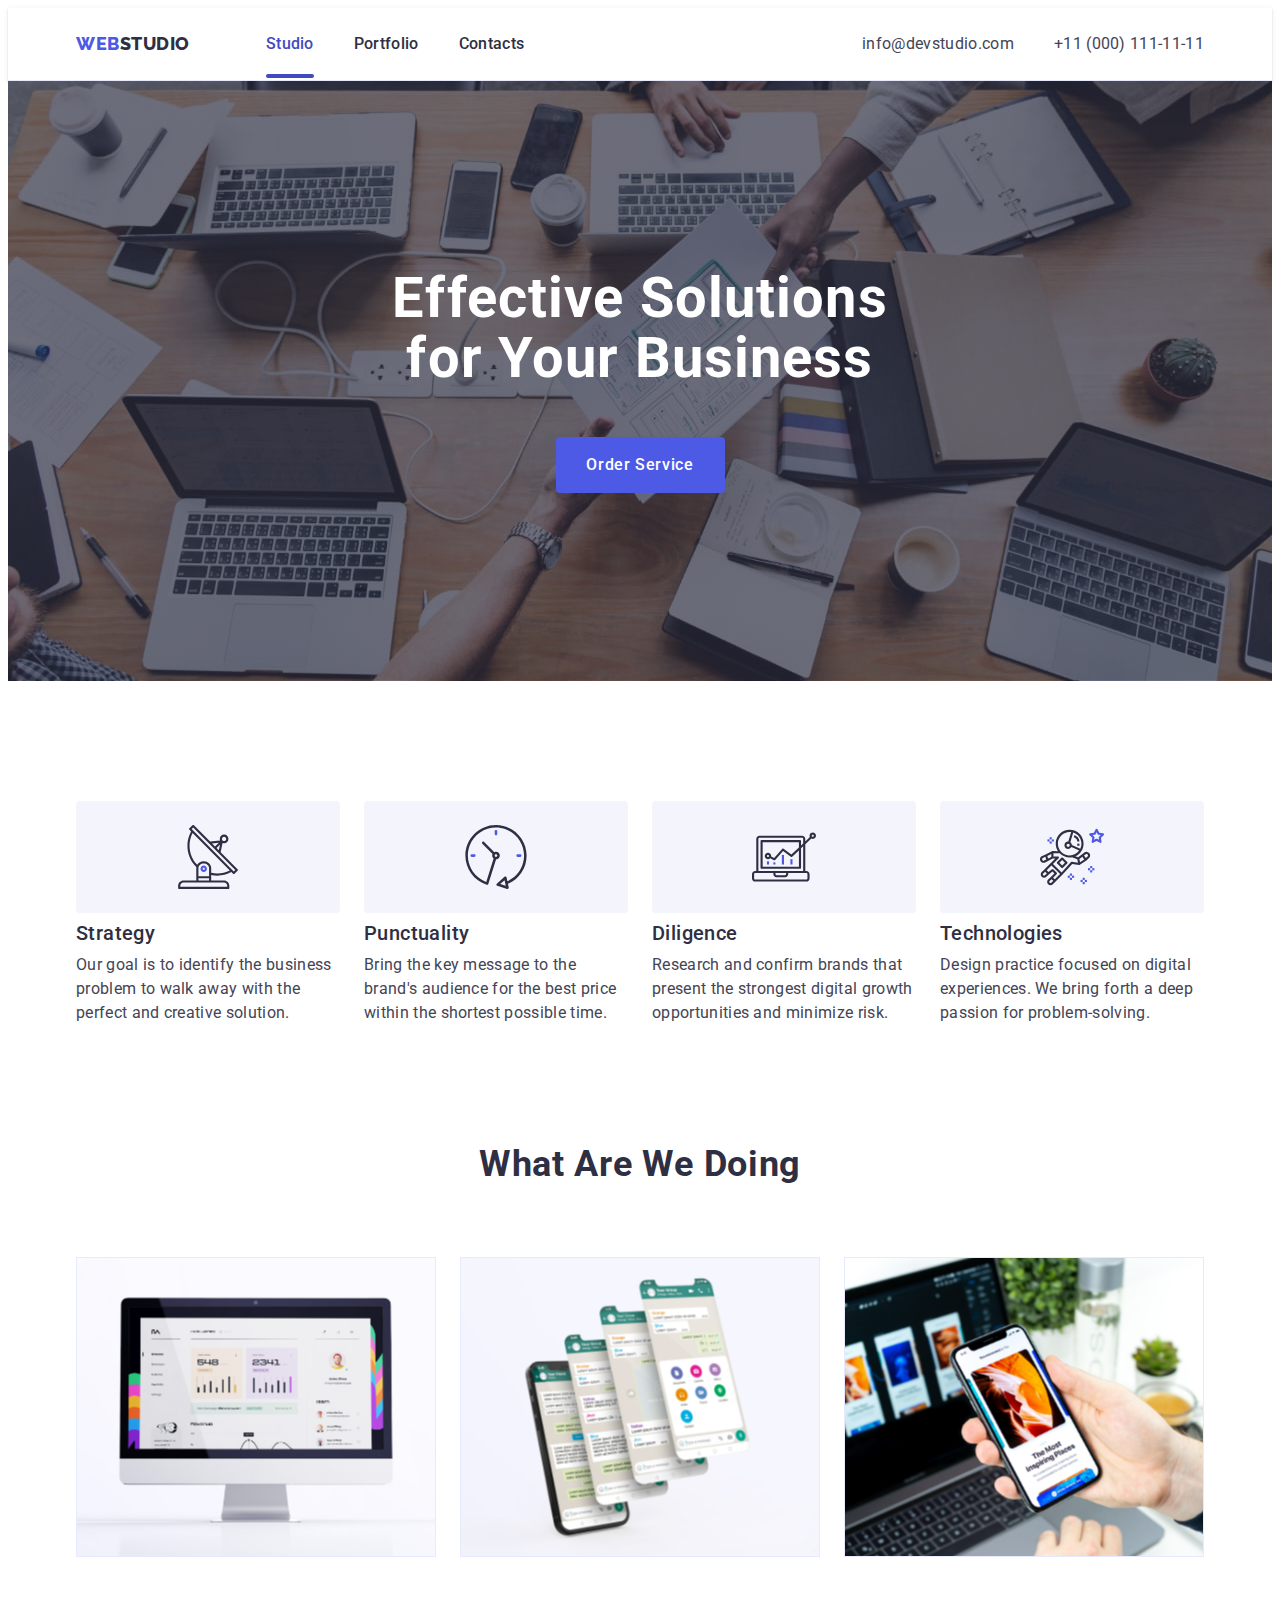
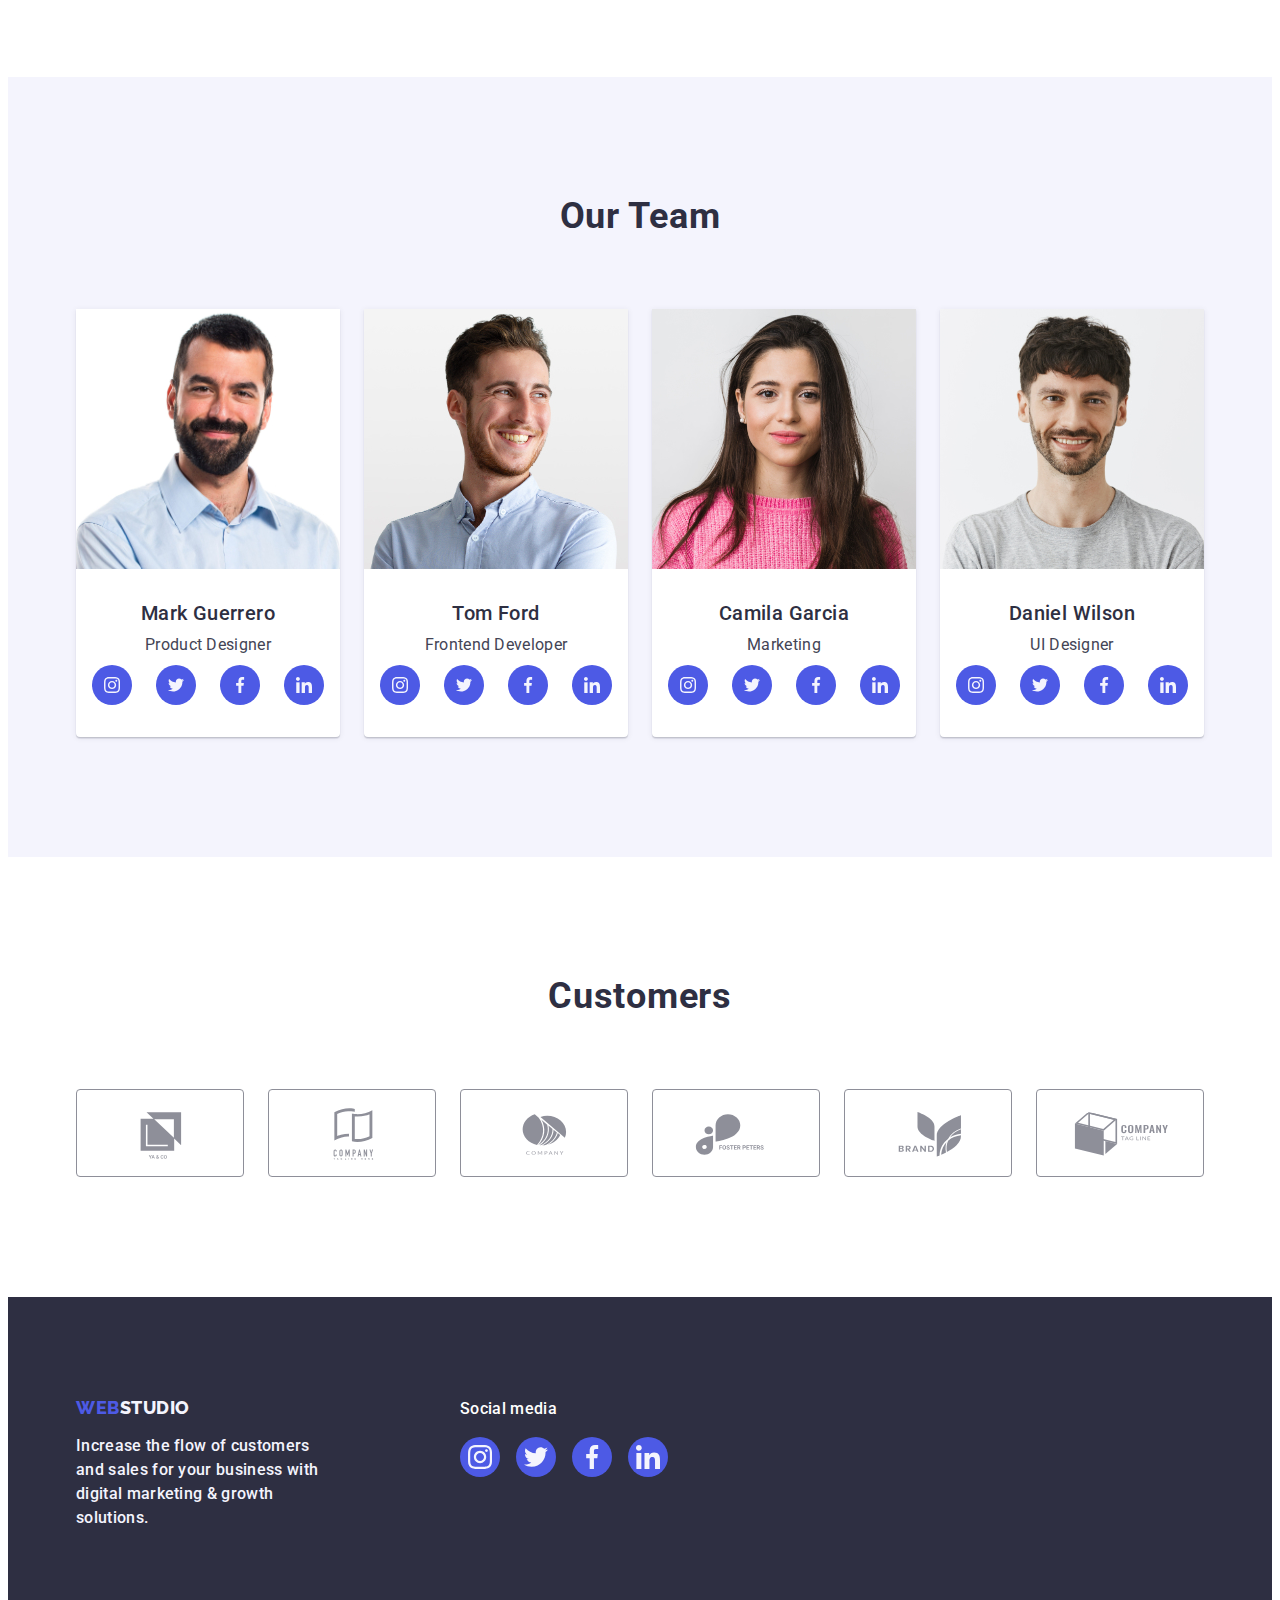
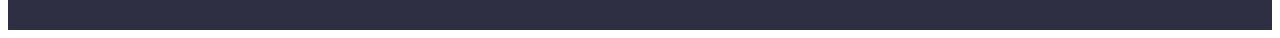
<file: index.html>
<!DOCTYPE html>
<html lang="en">
  <head>
    <meta charset="UTF-8" />
    <meta http-equiv="X-UA-Compatible" content="IE=edge" />
    <meta name="viewport" content="width=device-width, initial-scale=1.0" />

    <link rel="preconnect" href="https://fonts.googleapis.com" />
    <link rel="preconnect" href="https://fonts.gstatic.com" crossorigin />
    <link
      href="https://fonts.googleapis.com/css2?family=Raleway:wght@800&family=Roboto:wght@400;500;700;900&display=swap"
      rel="stylesheet"
    />

    <link
      rel="stylesheet"
      href="https://cdnjs.cloudflare.com/ajax/libs/modern-normalize/2.0.0/modern-normalize.min.css"
      integrity="sha512-4xo8blKMVCiXpTaLzQSLSw3KFOVPWhm/TRtuPVc4WG6kUgjH6J03IBuG7JZPkcWMxJ5huwaBpOpnwYElP/m6wg=="
      crossorigin="anonymous"
      referrerpolicy="no-referrer"
    />

    <link rel="stylesheet" href="./css/styles.css" />
    <title>Web Studio</title>
  </head>
  <body>
    <!-- Header -->
    <header class="header">
      <div class="container header-container">
        <!-- Menu nav -->
        <nav class="header-navigation">
          <!-- Header Logo -->
          <a href="./index.html" class="logo-webstudio link"
            >Web<span class="studio">Studio</span></a
          >

          <!-- header link -->
          <ul class="header-link list link">
            <li>
              <a class="header-list-menu line link-cursor link" href="./index.html"
                >Studio</a
              >
            </li>
            <li>
              <a
                class="header-list-menu  link-cursor link"
                href="./portfolio.html"
                >Portfolio</a
              >
            </li>
            <li>
              <a class="header-list-menu  link-cursor link" href="">Contacts</a>
            </li>
          </ul>
        </nav>
        <!-- header address link -->
        <address class="address-link list header-address">
          <ul class="address-link list">
            <li>
              <a
                class="address-link link-cursor list link"
                href="mailto:info@devstudio.com"
                >info@devstudio.com</a
              >
            </li>
            <li>
              <a
                class="address-link link-cursor list link"
                href="tel:+110001111111"
                >+11 (000) 111-11-11</a
              >
            </li>
          </ul>
        </address>
      </div>
    </header>

    <!-- Main content -->
    <main>
      <!-- HERO  section 1 -->
      <section class="hero-studio">
        <div class="container">
          <h1 class="hero-title hero-title-container">
            Effective Solutions for Your Business
          </h1>
          <button class="hero-button" type="button" data-modal-open>Order Service</button>
        </div>
      </section>
      <!-- Featurs section 2 -->
      <section class="featurs-section">
        <div class="container featurs-container">
          <h2 class="featurs-title-visually-hidden">Featurs</h2>
          <ul class="list featurs-list">
            <li class="featurs-block">
              <div class="featurs-image">
                <svg class="featurs-icon" width="64" height="64">
                  <use href="./images/icons.svg#icon-antenna"></use>
                </svg>
              </div>
              <h3 class="featurs-names">Strategy</h3>
              <p class="featurs-text">
                Our goal is to identify the business problem to walk away with
                the perfect and creative solution.
              </p>
            </li>
            <li class="featurs-block">
              <div class="featurs-image">
                <svg class="featurs-icon" width="64" height="64">
                  <use href="./images/icons.svg#icon-clock"></use>
                </svg>
              </div>
              <h3 class="featurs-names">Punctuality</h3>
              <p class="featurs-text">
                Bring the key message to the brand's audience for the best price
                within the shortest possible time.
              </p>
            </li>
            <li class="featurs-block">
              <div class="featurs-image">
                <svg class="featurs-icon" width="64" height="64">
                  <use href="./images/icons.svg#icon-diagram"></use>
                </svg>
              </div>
              <h3 class="featurs-names">Diligence</h3>
              <p class="featurs-text">
                Research and confirm brands that present the strongest digital
                growth opportunities and minimize risk.
              </p>
            </li>
            <li class="featurs-block">
              <div class="featurs-image">
                <svg class="featurs-icon" width="64" height="64">
                  <use href="./images/icons.svg#icon-astronaut"></use>
                </svg>
              </div>
              <h3 class="featurs-names">Technologies</h3>
              <p class="featurs-text">
                Design practice focused on digital experiences. We bring forth a
                deep passion for problem-solving.
              </p>
            </li>
          </ul>
        </div>
      </section>
      <!-- Work - What ate we doing - Section 3 -->
      <section class="work-section">
        <div class="container work-container">
          <h2 class="work-title">What are we doing</h2>
          <ul class="list work-list-container">
            <li class="work-block">
              <img
                src="./images/img-1-rectangle-71.jpg"
                alt="Image of computer"
                width="360"
              />
            </li>
            <li class="work-block">
              <img
                src="./images/img-2-rectangle-71.jpg"
                alt="Image of screens of smartphone"
                width="360"
              />
            </li>
            <li class="work-block">
              <img
                src="./images/img-3-rectangle-71.jpg"
                alt="Image of smartphone and laptop"
                width="360"
              />
            </li>
          </ul>
        </div>
      </section>
      <!-- About us - Section 4 -->
      <section class="about-us-section">
        <div class="container">
          <h2 class="about-title">Our Team</h2>
          <ul class="list about-us-list">
            <li class="team-figuration">
              <img
                src="./images/photo-of-mark.jpg"
                alt="Photo of Mark"
                width="264"
              />
              <div class="workers-block">
                <h3 class="name-of-workers">Mark Guerrero</h3>
                <p class="work-position">Product Designer</p>
                <ul class="list social-media-list-workers">
                  <li class="background-social-media-workers">
                    <a class="social-list-worker-item" href="#">
                      <svg width="16" height="16" class="worker-link-icon">
                        <use href="./images/icons.svg#icon-instagram-1"></use>
                      </svg>
                    </a>
                  </li>
                  <li class="background-social-media-workers">
                    <a class="social-list-worker-item" href="#">
                      <svg width="16" height="16" class="worker-link-icon">
                        <use href="./images/icons.svg#icon-twitter-1"></use>
                      </svg>
                    </a>
                  </li>
                  <li class="background-social-media-workers">
                    <a class="social-list-worker-item" href="#">
                      <svg width="16" height="16" class="worker-link-icon">
                        <use href="./images/icons.svg#icon-facebook-1"></use>
                      </svg>
                    </a>
                  </li>
                  <li class="background-social-media-workers">
                    <a class="social-list-worker-item" href="#">
                      <svg width="16" height="16" class="worker-link-icon">
                        <use href="./images/icons.svg#icon-linkedin-1"></use>
                      </svg>
                    </a>
                  </li>
                </ul>
              </div>
            </li>
            <li class="team-figuration">
              <img
                src="./images/photo-of-tom.jpg"
                alt="Photo of Tom"
                width="264"
              />
              <div class="workers-block">
                <h3 class="name-of-workers">Tom Ford</h3>
                <p class="work-position">Frontend Developer</p>
                <ul class="list social-media-list-workers">
                  <li class="background-social-media-workers">
                    <a class="social-list-worker-item" href="#">
                      <svg width="16" height="16" class="worker-link-icon">
                        <use href="./images/icons.svg#icon-instagram-1"></use>
                      </svg>
                    </a>
                  </li>
                  <li class="background-social-media-workers">
                    <a class="social-list-worker-item" href="#">
                      <svg width="16" height="16" class="worker-link-icon">
                        <use href="./images/icons.svg#icon-twitter-1"></use>
                      </svg>
                    </a>
                  </li>
                  <li class="background-social-media-workers">
                    <a class="social-list-worker-item" href="#">
                      <svg width="16" height="16" class="worker-link-icon">
                        <use href="./images/icons.svg#icon-facebook-1"></use>
                      </svg>
                    </a>
                  </li>
                  <li class="background-social-media-workers">
                    <a class="social-list-worker-item" href="#">
                      <svg width="16" height="16" class="worker-link-icon">
                        <use href="./images/icons.svg#icon-linkedin-1"></use>
                      </svg>
                    </a>
                  </li>
                </ul>
              </div>
            </li>
            <li class="team-figuration">
              <img
                src="./images/photo-of-camila.jpg"
                alt="Photo of Camila"
                width="264"
              />
              <div class="workers-block">
                <h3 class="name-of-workers">Camila Garcia</h3>
                <p class="work-position">Marketing</p>
                <ul class="list social-media-list-workers">
                  <li class="background-social-media-workers">
                    <a class="social-list-worker-item" href="#">
                      <svg width="16" height="16" class="worker-link-icon">
                        <use href="./images/icons.svg#icon-instagram-1"></use>
                      </svg>
                    </a>
                  </li>
                  <li class="background-social-media-workers">
                    <a class="social-list-worker-item" href="#">
                      <svg width="16" height="16" class="worker-link-icon">
                        <use href="./images/icons.svg#icon-twitter-1"></use>
                      </svg>
                    </a>
                  </li>
                  <li class="background-social-media-workers">
                    <a class="social-list-worker-item" href="#">
                      <svg width="16" height="16" class="worker-link-icon">
                        <use href="./images/icons.svg#icon-facebook-1"></use>
                      </svg>
                    </a>
                  </li>
                  <li class="background-social-media-workers">
                    <a class="social-list-worker-item" href="#">
                      <svg width="16" height="16" class="worker-link-icon">
                        <use href="./images/icons.svg#icon-linkedin-1"></use>
                      </svg>
                    </a>
                  </li>
                </ul>
              </div>
            </li>
            <li class="team-figuration">
              <img
                src="./images/photo-of-daniel.jpg"
                alt="Photo of Daniel"
                width="264"
              />
              <div class="workers-block">
                <h3 class="name-of-workers">Daniel Wilson</h3>
                <p class="work-position">UI Designer</p>
                <ul class="list social-media-list-workers">
                  <li class="background-social-media-workers">
                    <a class="social-list-worker-item" href="#">
                      <svg width="16" height="16" class="worker-link-icon">
                        <use href="./images/icons.svg#icon-instagram-1"></use>
                      </svg>
                    </a>
                  </li>
                  <li class="background-social-media-workers">
                    <a class="social-list-worker-item" href="#">
                      <svg width="16" height="16" class="worker-link-icon">
                        <use href="./images/icons.svg#icon-twitter-1"></use>
                      </svg>
                    </a>
                  </li>
                  <li class="background-social-media-workers">
                    <a class="social-list-worker-item" href="#">
                      <svg width="16" height="16" class="worker-link-icon">
                        <use href="./images/icons.svg#icon-facebook-1"></use>
                      </svg>
                    </a>
                  </li>
                  <li class="background-social-media-workers">
                    <a class="social-list-worker-item" href="#">
                      <svg width="16" height="16" class="worker-link-icon">
                        <use href="./images/icons.svg#icon-linkedin-1"></use>
                      </svg>
                    </a>
                  </li>
                </ul>
              </div>
            </li>
          </ul>
        </div>
      </section>

      <!-- Customers - Section  5 -->
      <section class="customers-section">
        <div class="container">
          <h2 class="customers-title">Customers</h2>
          <ul class="customers-list list">
            <li class="customers-item">
              <a class="customers-link" href="#">
                <svg class="customers-logo" width="104" height="56">
                  <use href="./images/icons.svg#icon-client-1"></use>
                </svg>
              </a>
            </li>

            <li class="customers-item">
              <a class="customers-link" href="#">
                <svg class="customers-logo" width="104" height="56">
                  <use href="./images/icons.svg#icon-client-2"></use>
                </svg>
              </a>
            </li>

            <li class="customers-item">
              <a class="customers-link" href="#">
                <svg class="customers-logo" width="104" height="56">
                  <use href="./images/icons.svg#icon-client-3"></use>
                </svg>
              </a>
            </li>

            <li class="customers-item">
              <a class="customers-link" href="#">
                <svg class="customers-logo" width="104" height="56">
                  <use href="./images/icons.svg#icon-client-4"></use>
                </svg>
              </a>
            </li>

            <li class="customers-item">
              <a class="customers-link" href="#">
                <svg class="customers-logo" width="104" height="56">
                  <use
                    class="customers-icon"
                    href="./images/icons.svg#icon-client-5"
                  ></use>
                </svg>
              </a>
            </li>

            <li class="customers-item">
              <a class="customers-link" href="#">
                <svg class="customers-logo" width="104" height="56">
                  <use
                    class="customers-icon"
                    href="./images/icons.svg#icon-client-6"
                  ></use>
                </svg>
              </a>
            </li>
          </ul>
        </div>
      </section>
    </main>

    <!-- Footer -->
    <footer class="footer">
      <div class="container footer-container">
        <div class="logo-footer-section">
          <!-- Footer Logo -->

          <a href="./index.html" class="logo-webstudio-footer link link-cursor"
            >Web<span class="studio-footer">Studio</span></a
          >

          <p class="footer-text">
            Increase the flow of customers and sales for your business with
            digital marketing & growth solutions.
          </p>
        </div>
        <div class="social-media-container">
          <p class="social-media-text">Social media</p>
          <ul class="list social-media-list">
            <li class="social-media-box">
              <a class="social-list-item" href="#">
                <svg width="24" height="24" class="social-logo">
                  <use href="./images/icons.svg#icon-instagram-1"></use>
                </svg>
              </a>
            </li>
            <li class="social-media-box">
              <a class="social-list-item" href="#">
                <svg width="24" height="24" class="social-logo">
                  <use href="./images/icons.svg#icon-twitter-1"></use>
                </svg>
              </a>
            </li>
            <li class="social-media-box">
              <a class="social-list-item" href="#">
                <svg width="24" height="24" class="social-logo">
                  <use href="./images/icons.svg#icon-facebook-1"></use>
                </svg>
              </a>
            </li>
            <li class="social-media-box">
              <a class="social-list-item" href="#">
                <svg width="24" height="24" class="social-logo">
                  <use href="./images/icons.svg#icon-linkedin-1"></use>
                </svg>
              </a>
            </li>
          </ul>
        </div>
      </div>
    </footer>

    <!-- BACKDROP - modal-window -->
    <div class="backdrop is-hidden" data-modal>
      <div class="modal">
        <button type="button" data-modal-close class="modal-close">
<svg class="icon-close-button" width="8" height="8">
  <use href="./images/icons.svg#icon-close-button"></use>
</svg>
</button>
      </div>
    </div>

    <script src="./js/modal.js"></script>
  </body>
</html>
</file>
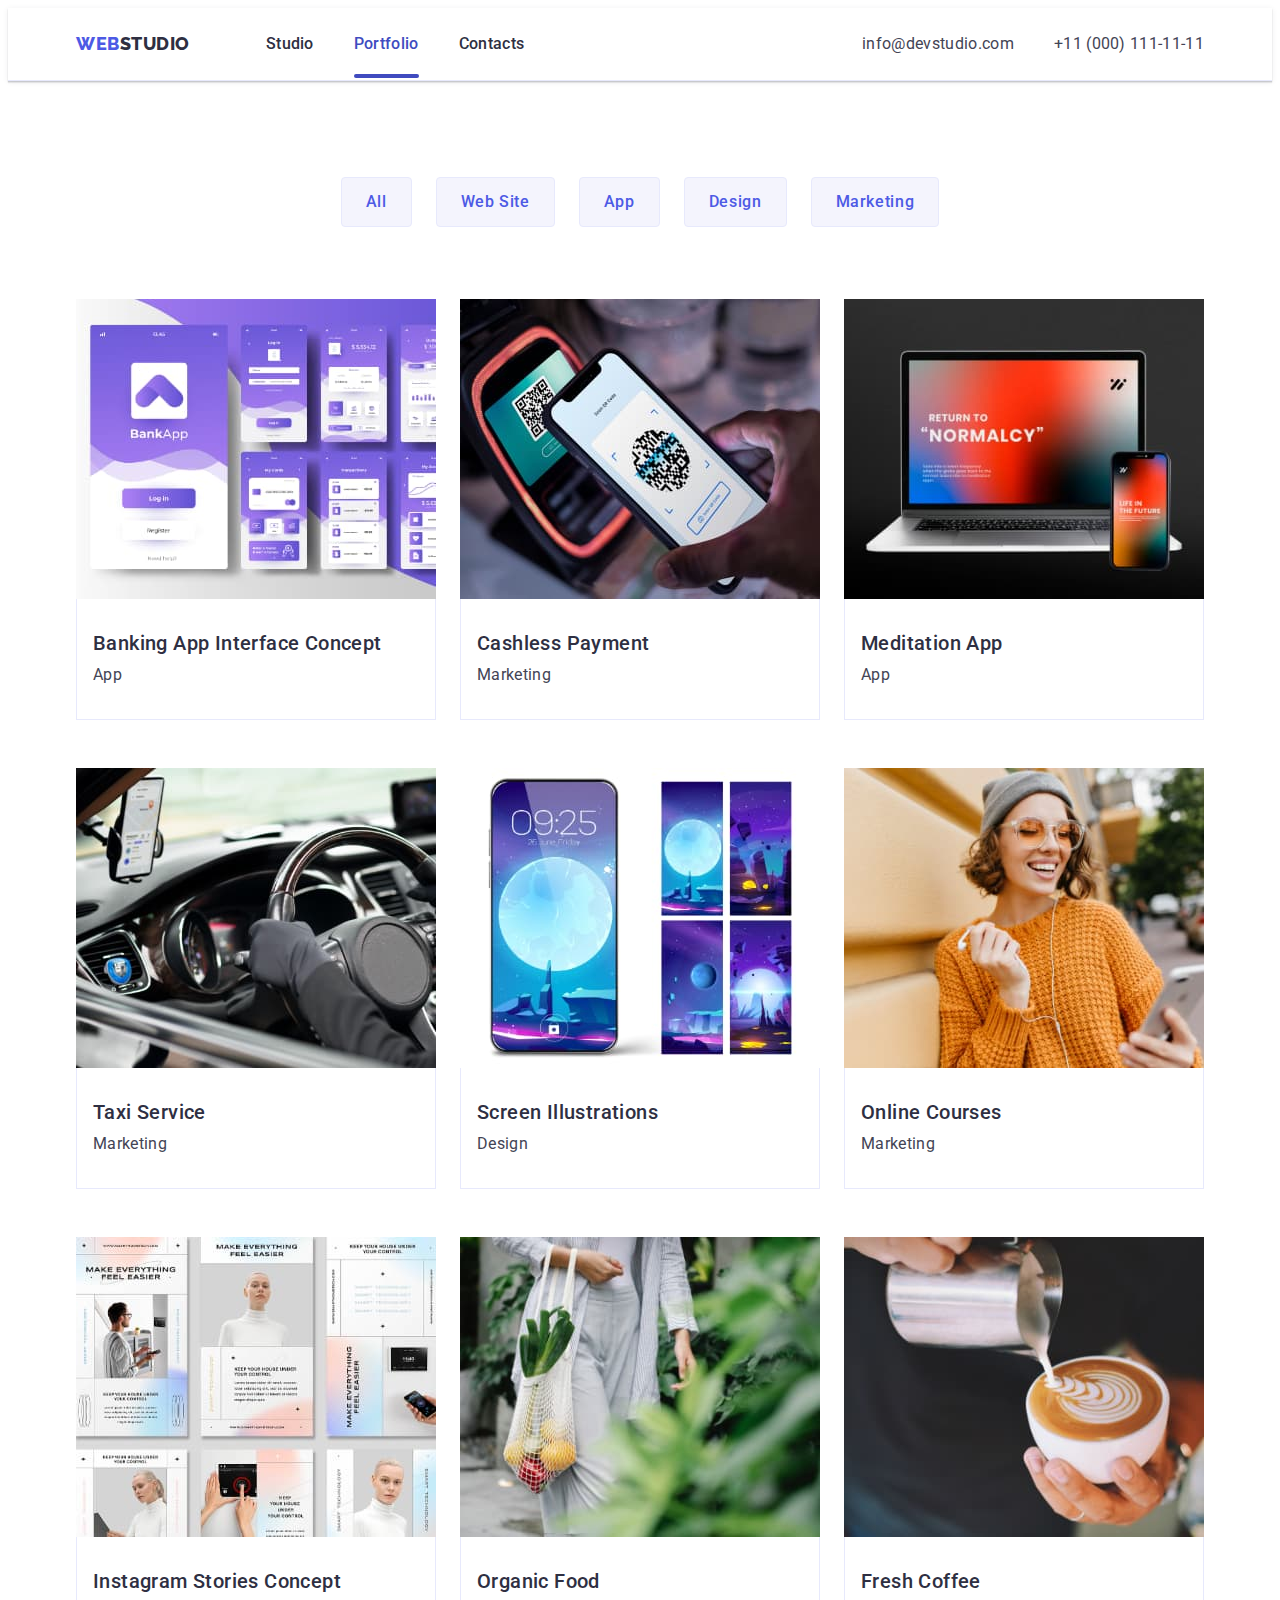
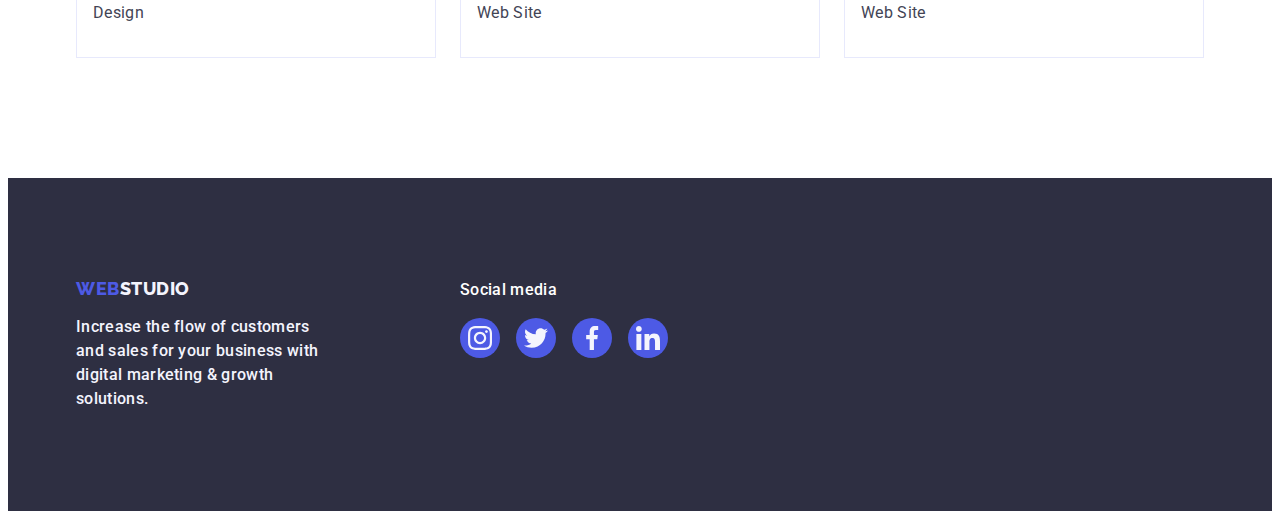
<file: portfolio.html>
<!DOCTYPE html>
<html lang="en">
  <head>
    <meta charset="UTF-8" />
    <meta http-equiv="X-UA-Compatible" content="IE=edge" />
    <meta name="viewport" content="width=device-width, initial-scale=1.0" />

    <link rel="preconnect" href="https://fonts.googleapis.com" />
    <link rel="preconnect" href="https://fonts.gstatic.com" crossorigin />
    <link
      href="https://fonts.googleapis.com/css2?family=Raleway:wght@800&family=Roboto:wght@400;500;700;900&display=swap"
      rel="stylesheet"
    />
    <link
      rel="stylesheet"
      href="https://cdnjs.cloudflare.com/ajax/libs/modern-normalize/2.0.0/modern-normalize.min.css"
      integrity="sha512-4xo8blKMVCiXpTaLzQSLSw3KFOVPWhm/TRtuPVc4WG6kUgjH6J03IBuG7JZPkcWMxJ5huwaBpOpnwYElP/m6wg=="
      crossorigin="anonymous"
      referrerpolicy="no-referrer"
    />

    <link rel="stylesheet" href="./css/styles.css" />

    <title>Portfolio</title>
  </head>
  <body>
    <!-- Header portfolio -->
    <header class="header">
      <div class="container header-container">
        <!-- Menu nav -->
        <nav class="header-navigation">
          <!-- Header Logo -->
          <a href="./index.html" class="logo-webstudio link"
            >Web<span class="studio">Studio</span></a
          >

          <!-- header link -->
          <ul class="header-link list link">
            <li>
              <a class="header-list-menu  link-cursor link" href="./index.html"
                >Studio</a
              >
            </li>
            <li>
              <a
                class="header-list-menu line link-cursor link"
                href="./portfolio.html"
                >Portfolio</a
              >
            </li>
            <li>
              <a class="header-list-menu  link-cursor link" href="">Contacts</a>
            </li>
          </ul>
        </nav>
        <!-- header address link -->
        <address class="address-link list header-address">
          <ul class="address-link list">
            <li>
              <a
                class="address-link link-cursor list link"
                href="mailto:info@devstudio.com"
                >info@devstudio.com</a
              >
            </li>
            <li>
              <a
                class="address-link link-cursor list link"
                href="tel:+110001111111"
                >+11 (000) 111-11-11</a
              >
            </li>
          </ul>
        </address>
      </div>
    </header>

    <!-- Main portfolio -->
    <main>
      <!-- Hero section -->
      <section class="portfolio-section">
        <div class="container">
          <h1 class="portfolio-hero-title">Examples of our prodacts</h1>
          <ul class="list button-portfolio-container">
            <li>
              <button class="button-cursor button-font-family" type="button">
                All
              </button>
            </li>
            <li>
              <button class="button-font-family button-cursor" type="button">
                Web Site
              </button>
            </li>
            <li>
              <button class="button-font-family button-cursor" type="button">
                App
              </button>
            </li>
            <li>
              <button class="button-font-family button-cursor" type="button">
                Design
              </button>
            </li>
            <li>
              <button class="button-font-family button-cursor" type="button">
                Marketing
              </button>
            </li>
          </ul>

          <!-- Photo products -->

          <ul class="list portfolio-link-container">
            <li class="images-link-container">
              <a class="link images-link-app" href="">
                <div class="images-app">
                  <img
                  src="./images/img-portfolio-1.jpg"
                  alt="Menu examples"
                  width="360"
                />
                <p class="apps-describe">14 Stylish and User-Friendly App Design Concepts · Task Manager App · Calorie Tracker App · Exotic Fruit Ecommerce App · Cloud Storage App</p>
                </div>
                <div class="portfolio-apps-block">
                  <h2 class="portfolio-product-title">
                    Banking App Interface Concept
                  </h2>
                  <p class="portfolio-product-description">App</p>
                </div>
              </a>
            </li>
            <li class="images-link-container">
              <a class="link images-link-app" href="">
                <div class="images-app">
                <img
                  src="./images/img-portfolio-2.jpg"
                  alt="QR-code scanning
            process"
                  width="360"
                />
                <p class="apps-describe">14 Stylish and User-Friendly App Design Concepts · Task Manager App · Calorie Tracker App · Exotic Fruit Ecommerce App · Cloud Storage App</p>
                </div>
                <div class="portfolio-apps-block">
                  <h2 class="portfolio-product-title">Cashless Payment</h2>
                  <p class="portfolio-product-description">Marketing</p>
                </div>
              </a>
            </li>
            <li class="images-link-container">
              <a class="link images-link-app" href="">
<div class="images-app">
                <img
                  src="./images/img-portfolio-3.jpg"
                  alt="Vision of page on phone
            and laptop"
                  width="360"
                />
                <p class="apps-describe">14 Stylish and User-Friendly App Design Concepts · Task Manager App · Calorie Tracker App · Exotic Fruit Ecommerce App · Cloud Storage App</p>
                </div>
                <div class="portfolio-apps-block">
                  <h2 class="portfolio-product-title">Meditation App</h2>
                  <p class="portfolio-product-description">App</p>
                </div></a
              >
            </li>
            <li class="images-link-container">
              <a class="link images-link-app" href="">
<div class="images-app">
                <img
                  src="./images/img-portfolio-4.jpg"
                  alt="Using app in the car"
                  width="360"
                />
                <p class="apps-describe">14 Stylish and User-Friendly App Design Concepts · Task Manager App · Calorie Tracker App · Exotic Fruit Ecommerce App · Cloud Storage App</p>
                </div>
                <div class="portfolio-apps-block">
                  <h2 class="portfolio-product-title">Taxi Service</h2>
                  <p class="portfolio-product-description">Marketing</p>
                </div>
              </a>
            </li>
            <li class="images-link-container">
              <a class="link images-link-app" href="">
                <div class="images-app">
                <img
                  src="./images/img-portfolio-5.jpg"
                  alt="Themes styles"
                  width="360"
                />
                <p class="apps-describe">14 Stylish and User-Friendly App Design Concepts · Task Manager App · Calorie Tracker App · Exotic Fruit Ecommerce App · Cloud Storage App</p>
                </div>
                <div class="portfolio-apps-block">
                  <h2 class="portfolio-product-title">Screen Illustrations</h2>

                  <p class="portfolio-product-description">Design</p>
                </div></a
              >
            </li>
            <li class="images-link-container">
              <a class="link images-link-app" href="">
                <div class="images-app">
                <img
                  src="./images/img-portfolio-6.jpg"
                  alt="Girl`s using an app"
                  width="360"
                />
                <p class="apps-describe">14 Stylish and User-Friendly App Design Concepts · Task Manager App · Calorie Tracker App · Exotic Fruit Ecommerce App · Cloud Storage App</p>
                </div>
                <div class="portfolio-apps-block">
                  <h2 class="portfolio-product-title">Online Courses</h2>
                  <p class="portfolio-product-description">Marketing</p>
                </div></a
              >
            </li>
            <li class="images-link-container">
              <a class="link images-link-app" href="">
                <div class="images-app">
                <img
                  src="./images/img-portfolio-7.jpg"
                  alt="Pages of possibilities"
                  width="360"
                />
                <p class="apps-describe">14 Stylish and User-Friendly App Design Concepts · Task Manager App · Calorie Tracker App · Exotic Fruit Ecommerce App · Cloud Storage App</p>
                </div>
                <div class="portfolio-apps-block">
                  <h2 class="portfolio-product-title">
                    Instagram Stories Concept
                  </h2>
                  <p class="portfolio-product-description">Design</p>
                </div>
              </a>
            </li>
            <li class="images-link-container">
              <a class="link images-link-app" href="">
                <div class="images-app">
                <img
                  src="./images/img-portfolio-8.jpg"
                  alt="The woman's carries
            vegetables"
                  width="360"
                />
                <p class="apps-describe">14 Stylish and User-Friendly App Design Concepts · Task Manager App · Calorie Tracker App · Exotic Fruit Ecommerce App · Cloud Storage App</p>
                </div>
                <div class="portfolio-apps-block">
                  <h2 class="portfolio-product-title">Organic Food</h2>
                  <p class="portfolio-product-description">Web Site</p>
                </div>
              </a>
            </li>

            <li class="images-link-container">
              <a class="link images-link-app" href="">
                <div class="images-app">
                <img
                  src="./images/img-portfolio-9.jpg"
                  alt="Making a coffee"
                  width="360"
                />
                <p class="apps-describe">14 Stylish and User-Friendly App Design Concepts · Task Manager App · Calorie Tracker App · Exotic Fruit Ecommerce App · Cloud Storage App</p>
                </div>
                <div class="portfolio-apps-block">
                  <h2 class="portfolio-product-title">Fresh Coffee</h2>
                  <p class="portfolio-product-description">Web Site</p>
                </div>
              </a>
            </li>
          </ul>
        </div>
      </section>
    </main>

    <!-- Footer portfolio -->
    <footer class="footer">
      <div class="container footer-container">
        <div class="logo-footer-section">
          <!-- Footer Logo -->

          <a href="./index.html" class="logo-webstudio-footer link link-cursor"
            >Web<span class="studio-footer">Studio</span></a
          >

          <p class="footer-text">
            Increase the flow of customers and sales for your business with
            digital marketing & growth solutions.
          </p>
        </div>
        <div class="social-media-container">
          <p class="social-media-text">Social media</p>
          <ul class="list social-media-list">
            <li class="social-media-box">
              <a class="social-list-item" href="#">
                <svg width="24" height="24" class="social-logo">
                  <use href="./images/icons.svg#icon-instagram-1"></use>
                </svg>
              </a>
            </li>
            <li class="social-media-box">
              <a class="social-list-item" href="#">
                <svg width="24" height="24" class="social-logo">
                  <use href="./images/icons.svg#icon-twitter-1"></use>
                </svg>
              </a>
            </li>
            <li class="social-media-box">
              <a class="social-list-item" href="#">
                <svg width="24" height="24" class="social-logo">
                  <use href="./images/icons.svg#icon-facebook-1"></use>
                </svg>
              </a>
            </li>
            <li class="social-media-box">
              <a class="social-list-item" href="#">
                <svg width="24" height="24" class="social-logo">
                  <use href="./images/icons.svg#icon-linkedin-1"></use>
                </svg>
              </a>
            </li>
          </ul>
        </div>
      </div>
    </footer>
  </body>
</html>
</file>
<file: css/styles.css>
body{
    font-family: "Roboto", sans-serif;
    color: var(--slate-color);
    background-color: var(--white-color);
    
}

* {
    box-sizing: border-box;

}

h1, h2, h3, h4, h5, h6, p {
    margin: 0;}

ul, ol {
    margin: 0;
padding: 0;}

img {display: block;}

.container {
    width: 1158px;
    padding-left: 15px;
    padding-right: 15px;
    margin: 0 auto;
}


:root {
--iris-color: #4D5AE5;
--navy-blue-color: #2E2F42;
--white-color: #ffffff;
--slate-color: #434455;
--cloud-color: #F4F4FD;
--ocean-color: #404BBF;

--cornflower-color: #e7e9fc;

--green-color: #31D0AA;

--light-slate-color:  #8E8F99;
--dairy-color: #FCFCFC;
}

/* HEADER */
.header {
    padding-top: 24px;
    padding-bottom: 24px;
    border-bottom: 1px solid var(--cornflower-color);


    box-shadow: 0px 2px 1px rgba(46, 47, 66, 0.08), 0px 1px 1px rgba(46, 47, 66, 0.16), 0px 1px 6px rgba(46, 47, 66, 0.08);
}

.header-container { display: flex;
    flex-direction: row;
    justify-content: flex-start;
    align-items: center;
    align-content: flex-start;
}
.header-navigation { display: flex;
    flex-direction: row;
    justify-content: flex-start;
    align-items: center;
    align-content: flex-start;
}

/* ---------LINK----------- */
.link {text-decoration: none;}


/* ---------LIST---------- */
.list {list-style: none;}

/* header logo */
.logo-webstudio {
font-family: "Raleway", sans-serif;
font-weight: 800;
font-size: 18px;
line-height: 1.17;
letter-spacing: 0.03em;
text-transform: uppercase;
color: var(--iris-color);

margin-right: 76px;

position: relative;
}
.logo-webstudio:hover {color: var(--iris-color);} 
.logo-webstudio:focus {color: var(--iris-color);} 

.studio {color: var(--navy-blue-color);}
.studio:hover {color: var(--iris-color);}
.studio:focus {color: var(--iris-color);}



/* header link, list */
.header-link {
    font-weight: 500;
    font-size: 16px;
    line-height: 1.5;
    letter-spacing: 0.02em;
    color: var(--navy-blue-color);

    display: flex;
    flex-direction: row;
    justify-content: flex-start;
    align-items: center;
    align-content: flex-start;
    gap: 40px;

    position: relative;
    
}

.line {position: relative;
color: var(--ocean-color);
}
.header-list-menu.line {
    color: var(--ocean-color);
}

.line::after {
    content: "";
    position: absolute;
    left: 0;
    bottom: -1px;
    height: 4px;
    background: var(--ocean-color);
    border-radius: 2px;
    transition: color 250ms cubic-bezier(0.4, 0, 0.2, 1);

    display: block;
    width: 100%;


bottom: 0;
background: var(--ocean-color);

}

/* .line:hover::after, .line:focus::after  {
    visibility: visible;
} */

/* Коли буде додана сторінка CONTACTS потрібно буде додати до неї клас line у посилання */

.header-list-menu {
    padding: 24px 0;
    color: var(--navy-blue-color);
        transition: color 250ms cubic-bezier(0.4, 0, 0.2, 1);
}
.header-list-menu:hover {color: var(--ocean-color);}
.header-list-menu:focus {color: var(--ocean-color);}


.header-list-menu::after {
    content: "";
    position: absolute;
    left: 0;
    bottom: -1px;
    height: 4px;
    background: var(--ocean-color);
    border-radius: 2px;
    transition: color 250ms cubic-bezier(0.4, 0, 0.2, 1);
}



/* header address link */
    .address-link {
        font-style: normal;
        font-weight: 400;
        font-size: 16px;
        line-height: 1.5;
        color: var(--slate-color);
        letter-spacing: 0.02em;
    margin-left: auto;

    display: flex;
  
    gap: 40px;

    transition: color 250ms cubic-bezier(0.4, 0, 0.2, 1);
    }
        .address-link:hover {color: var(--ocean-color);}
        .address-link:focus {color: var(--ocean-color);}



        /* MAIN CONTENT */


        /* ----HERO - Section 1--------*/
.hero-studio {background-color: var(--navy-blue-color);

background-image: linear-gradient(rgba(46, 47, 66, 0.7), rgba(46, 47, 66, 0.7)), url(../images/people-office.jpg);
background-position: center;
background-repeat: no-repeat;
background-size: cover;
background-clip: padding-box;

max-width: 1440px;
margin: auto;
background-origin: border-box;

    padding-top: 188px;
    padding-bottom: 188px;
}

.hero-title { font-weight: 700;
    font-size: 56px;
    line-height: 1.07;
        text-align: center;
    letter-spacing: 0.02em; 
    color: var(--white-color);
margin-bottom: 48px;

}
.hero-title-container {
    max-width: 496px;
    

    display: flex;
    flex-direction: row;
    align-items: center;
    justify-content: center;

    margin: 0 auto;
    margin-bottom: 48px;

    }

    .hero-button {
font-family: inherit;
font-weight: 500;
font-size: 16px;
line-height: 1.5;
color: var(--white-color);
background: var(--iris-color);
cursor: pointer;
letter-spacing: 0.04em;

border-radius: 4px;

display: block;
border: none;
min-width: 169px;
height: 56px;

margin: 0 auto;

transition: background-color 250ms cubic-bezier(0.4, 0, 0.2, 1);}
    .hero-button:hover {background-color: var(--ocean-color);}
    .hero-button:focus {background-color: var(--ocean-color);}

    /* Featurs - Section 2 */
    .featurs-section {
        padding-top: 120px;
        padding-bottom: 120px;

    }
.featurs-container {
    display: flex;
    justify-content: flex-start;
    flex-direction: row;
    flex-wrap: wrap;
    gap: 24px
}

.featurs-title-visually-hidden {
    position: absolute;
    white-space: nowrap;
    width: 1px;
    height: 1px;
    overflow: hidden;
    border: 0;
    padding: 0;
    clip: rect(0 0 0 0);
    clip-path: inset(50%);
    margin: -1px;
}

.featurs-list {
    display: flex;
    gap: 24px;
    }

.featurs-block {
    width: calc((100%-72px)/4);
}

.featurs-image { display: flex;
    flex-direction: row;
justify-content: center;
align-items: center;
    background-color: var(--cloud-color);
    border-radius: 4px;
        width: 264px;
height: 112px;
margin-bottom: 8px;
}

/* .featurs-icon {width: 64;
height: 64;
} */


.featurs-names {  font-weight: 500;
    font-size: 20px;
    line-height: 1.2;
    letter-spacing: 0.02em;
    color: var(--navy-blue-color);
margin-bottom: 8px;
}

.featurs-text {
    font-size: 16px;
line-height: 1.5;
letter-spacing: 0.02em;
color: var(--slate-color);}


/* Work - What are we doing - Section 3 */
.work-section {
    padding-bottom: 120px;
}
.work-container {
    display: flex;
    flex-direction: column;
    
}

.work-title {font-weight: 700;
    font-size: 36px;
    line-height: 1.11;
    text-align: center;
    letter-spacing: 0.02em;
    text-transform: capitalize;
    color: var(--navy-blue-color);
    margin-bottom: 72px;}

    .work-list-container {
        display: flex;
        gap: 24px;
    }
    .work-block {width: calc((100%-48px)/3);}

/* About us - Section 4 */
.about-us-section {
    background: var(--cloud-color);
    padding: 120px 0;
}

.about-title {font-weight: 700;
    font-size: 36px;
    line-height: 1.11;
    text-align: center;
    letter-spacing: 0.02em;
    text-transform: capitalize;
    color: var(--navy-blue-color);

    display: flex;
    justify-content: center;
    margin-bottom: 72px;
}
    
.about-us-list {
    display: flex;
    gap: 24px;
}

.workers-block {padding: 32px 16px}

    .name-of-workers {font-weight: 500;
        font-size: 20px;
        line-height: 1.2;
        text-align: center;
        letter-spacing: 0.02em;
        color: var(--navy-blue-color);

        margin-bottom: 8px;
        }
    .work-position {font-size: 16px;
        line-height: 1.5;
        text-align: center;
        letter-spacing: 0.02em;
        color: var(--slate-color);
        }

    .team-figuration {
width: calc((100%-72px)/4);
border-radius: 0px 0px 4px 4px;
        background-color: var(--white-color);

        box-shadow: 0px 1px 6px rgba(46, 47, 66, 0.08), 0px 1px 1px rgba(46, 47, 66, 0.16), 0px 2px 1px rgba(46, 47, 66, 0.08);
border-radius: 0px 0px 4px 4px;
    }

    .social-media-list-workers {
        display: flex;
        justify-content: center;
        flex-direction: row;
        
        
        gap: 24px;
        margin-top: 8px;
        }
        
        .background-social-media-workers {
            border-radius: 50%;
            width: 40px;
            height: 40px;
        } 


    
        .social-list-worker-item {
        
        display: flex;
        justify-content: center;
        align-items: center;
      
    width: 100%;
    height: 100%;
    background-color: var(--iris-color);
    border-radius: 50%;

    transition: background-color 250ms cubic-bezier(0.4, 0, 0.2, 1);
}
.social-list-worker-item:hover {background-color: var(--ocean-color);}
.social-list-worker-item:focus {background-color: var(--ocean-color);}
    
.worker-link-icon {fill: var(--cloud-color);} 
    /* Даний колір іконки автоматично був визначений макетом і при 
    трансформації через iconmoon так і залишився вже в файлі svg,
    тому не довелось його "зносити" при генеруванні в svg файл.
    Але записую його ще раз тут задля виконання вимоги системи. */


  /* Customers - Section 5 */
.customers-section {
    padding: 120px 0;
    }

.customers-title {
    font-weight: 700;
    font-size: 36px;
    line-height: 1.11;
    
    text-align: center;
    letter-spacing: 0.02em;
    text-transform: capitalize;
color: var(--navy-blue-color);
margin-bottom: 72px
}

.customers-list {
    display: flex;
    flex-direction: row;
    align-items: center;
    justify-content: center;
    gap: 24px;
    padding: 0;
}

.customers-item {

    width: calc((100% - 120px)/6);
    height: 88px;
    box-sizing: border-box;
    left: 0%;
right: 0%;
top: 0%;
bottom: 0%;


}

.customers-link {
    display: flex;
    justify-content: center;
    align-items: center;
  
    width: 100%;
    height: 100%;

    border: 1px solid var(--light-slate-color);
border-radius: 4px;

color: var(--light-slate-color);
transition:  border-color 250ms cubic-bezier(0.4, 0, 0.2, 1), color 250ms cubic-bezier(0.4, 0, 0.2, 1);
}

.customers-logo {
margin: 16px 32px;
fill: currentColor;
}

.customers-link:hover, 
.customers-link:focus 
{border: 1px solid var(--ocean-color);
    color: var(--ocean-color);}


/* .customers-link:hover .customers-logo,
.customers-link:focus .customers-logo
 {color: var(--ocean-color);} */




/* ------------------------Footer------------------------------------ */
.footer {background: var(--navy-blue-color);
    padding-top: 100px;
    padding-bottom: 100px;
}

.footer-container {display: flex;
    align-items: baseline;
   }

.logo-footer-section {gap: 120px;}


.logo-webstudio-footer {
    font-family: "Raleway", sans-serif;
font-weight: 800;
font-size: 18px;
line-height: 1.17;
letter-spacing: 0.03em;
text-transform: uppercase;
color: var(--iris-color);

display: inline-block;
margin-bottom: 16px;
}

.studio-footer {color: var(--cloud-color);
}
.footer-text {
    color: var(--cloud-color);

    font-style: normal;
font-weight: 500;
font-size: 16px;
line-height: 1.5;
letter-spacing: 0.02em;
max-width: 264px;
}

.studio-footer {color: var(--cloud-color);
}
.studio-footer:hover {color: var(--iris-color);}
.studio-footer:focus {color: var(--iris-color);}


/* social media */
.social-media-container {
    margin-left: 120px;
    width: 208px;
    height: 80px;
    
}


.social-media-text {font-family: 'Roboto';
    font-style: normal;
    font-weight: 500;
    font-size: 16px;
    line-height: 1.5;
    letter-spacing: 0.02em; 
color: var(--white-color);

margin-bottom: 16px;
}

.social-media-list {
    display: flex;
    flex-direction: row;
    align-items: flex-start;
    padding: 0;
    gap: 16px;
    }

.social-media-box {
    width: 40px;
    height: 40px;

} 
.social-list-item { display: flex;
    justify-content: center;
    align-items: center;

    width: 100%;
    height: 100%;

background-color: var(--iris-color);
border-radius: 50%;
transition: background-color 250ms cubic-bezier(0.4, 0, 0.2, 1);
}

.social-list-item:hover {background-color: var(--green-color);}
.social-list-item:focus 
{background-color: var(--green-color);}

.social-logo {fill: var(--cloud-color);
}

    /* ----------- Portfolio Main -------------- */
.portfolio-section {
    padding-bottom: 120px;
    padding-top: 96px;
}
.portfolio-hero-title {
    position: absolute;
    white-space: nowrap;
    width: 1px;
    height: 1px;
    overflow: hidden;
    border: 0;
    padding: 0;
    clip: rect(0 0 0 0);
    clip-path: inset(50%);
    margin: -1px;
}


/* buttons of portfolio */
.button-font-family {
    font-family: inherit;
    font-weight: 500;
    font-size: 16px;
    line-height: 1.5;
    display: flex;
    align-items: center;
    text-align: center;
    letter-spacing: 0.04em;
    color: var(--iris-color);
    background-color: var(--cloud-color);

padding: 12px 24px;
border: 1px solid var(--cornflower-color);
border-radius: 4px;

transition: color 250ms cubic-bezier(0.4, 0, 0.2, 1), background-color 250ms cubic-bezier(0.4, 0, 0.2, 1), border-color 250ms cubic-bezier(0.4, 0, 0.2, 1), box-shadow 250ms cubic-bezier(0.4, 0, 0.2, 1);
}
.button-portfolio-container {
    display: flex;
    justify-content: center;
    align-items: start;
    align-content: center;
    flex-direction: row;
    gap: 24px;

    margin-bottom: 72px;
}

.button-font-family:hover {color: var(--white-color);
background-color: var(--ocean-color);
border: 1px solid transparent;

box-shadow: 0px 3px 1px rgba(0, 0, 0, 0.1), 0px 2px 1px rgba(0, 0, 0, 0.08), 0px 2px 2px rgba(0, 0, 0, 0.12);
border-radius: 4px;
} 
.button-font-family:focus {color: var(--white-color);
background-color: var(--ocean-color);
border: 1px solid transparent;

box-shadow: 0px 3px 1px rgba(0, 0, 0, 0.1), 0px 2px 1px rgba(0, 0, 0, 0.08), 0px 2px 2px rgba(0, 0, 0, 0.12);
border-radius: 4px;
} 

.button-cursor, .link-cursor{
    cursor: pointer;}

    
   /* Photo products */

.portfolio-link-container { 
    display: flex;
    flex-wrap: wrap;
    column-gap: 24px;
    row-gap: 48px;
}
.images-link-container {
    width: calc((100% - 48px)/3);
    }

.images-link-app:hover .apps-describe {transform: translateY(0%);
    animation-duration: 2000ms;}

.images-link-app:focus .apps-describe {transform: translateY(0%);
        animation-duration: 2000ms;}
    

.images-link-app {
    display: block;
    transition: box-shadow 250ms cubic-bezier(0.4, 0, 0.2, 1);
}
.images-link-app:hover {
box-shadow: 0px 1px 6px rgba(46, 47, 66, 0.08), 0px 1px 1px rgba(46, 47, 66, 0.16), 0px 2px 1px rgba(46, 47, 66, 0.08);
}
.images-link-app:focus {
box-shadow: 0px 1px 6px rgba(46, 47, 66, 0.08), 0px 1px 1px rgba(46, 47, 66, 0.16), 0px 2px 1px rgba(46, 47, 66, 0.08);
}


.images-app {
    position: relative;
    overflow: hidden;
}

.apps-describe {
    position: absolute;
top: 0;
    color: var(--cloud-color);
    background-color: var(--iris-color);

font-style: normal;
font-weight: 400;
font-size: 16px;
line-height: 1.5;
letter-spacing: 0.02em;

height: 100%;

padding: 40px 32px;

transform: translateY(100%);
transition: transform 250ms cubic-bezier(0.4, 0, 0.2, 1);

}

    .portfolio-apps-block {
        padding: 32px 16px;
        border: 1px solid var(--cornflower-color);
        border-top: none;
    }

.portfolio-product-title {
    font-weight: 500;
    font-size: 20px;
    line-height: 1.2;
    letter-spacing: 0.02em;
        color: var(--navy-blue-color);
        margin-bottom: 8px;
}


.portfolio-product-description {
    font-size: 16px;
line-height: 1.5;
letter-spacing: 0.02em;
color: var(--slate-color);
}


/* Backdrop - modal-window */
.backdrop {
    width: 100%;
    height: 100%;
    position: fixed;
    top: 0;
    left: 0;
    background: rgba(46, 47, 66, 0.4);
transition: opacity 250ms cubic-bezier(0.4, 0, 0.2, 1), visibility 250ms cubic-bezier(0.4, 0, 0.2, 1);   
}

.is-hidden {
    visibility: hidden;
    opacity: 0;
    pointer-events: none;
}
.modal {
position: absolute;
width: 408px;
min-height: 584px;
left: 50%;
top: 50%;
transform: translate(-50%, -50%) scale(1);
transition: transform 250ms linear;

background: var(--dairy-color);
box-shadow: 0px 1px 1px rgba(0, 0, 0, 0.14), 0px 1px 3px rgba(0, 0, 0, 0.12), 0px 2px 1px rgba(0, 0, 0, 0.2);
border-radius: 4px;

padding-top: 24px;
padding-right: 24px;

transition: transform 250ms cubic-bezier(0.4, 0, 0.2, 1);
}

.backdrop.is-hidden .modal {
    transform: translate(-50%, -50%) scaleY(0);    
}

.modal-close {
    position: absolute;
    width: 24px;
height: 24px;
right: 24px;
top: 24px;
border-radius: 50%;

display: flex;
justify-content: center;
align-items: center;

margin-left: auto;
padding: 0;

background-color: var(--cornflower-color);
border: 1px solid rgba(0, 0, 0, 0.1);

cursor: pointer;

transition: background-color 250ms cubic-bezier(0.4, 0, 0.2, 1), border 250ms cubic-bezier(0.4, 0, 0.2, 1);
}

.modal-close:hover, 
.modal-close:focus {
    background-color: var(--ocean-color);
    border-radius: 50%;
    border: none;
}

.icon-close-button { 
    fill: var(--navy-blue-color);
    transition: fill 250ms cubic-bezier(0.4, 0, 0.2, 1);
}
.modal-close:hover .icon-close-button, 
.modal-close:focus .icon-close-button {
    fill: var(--white-color);}
</file>
